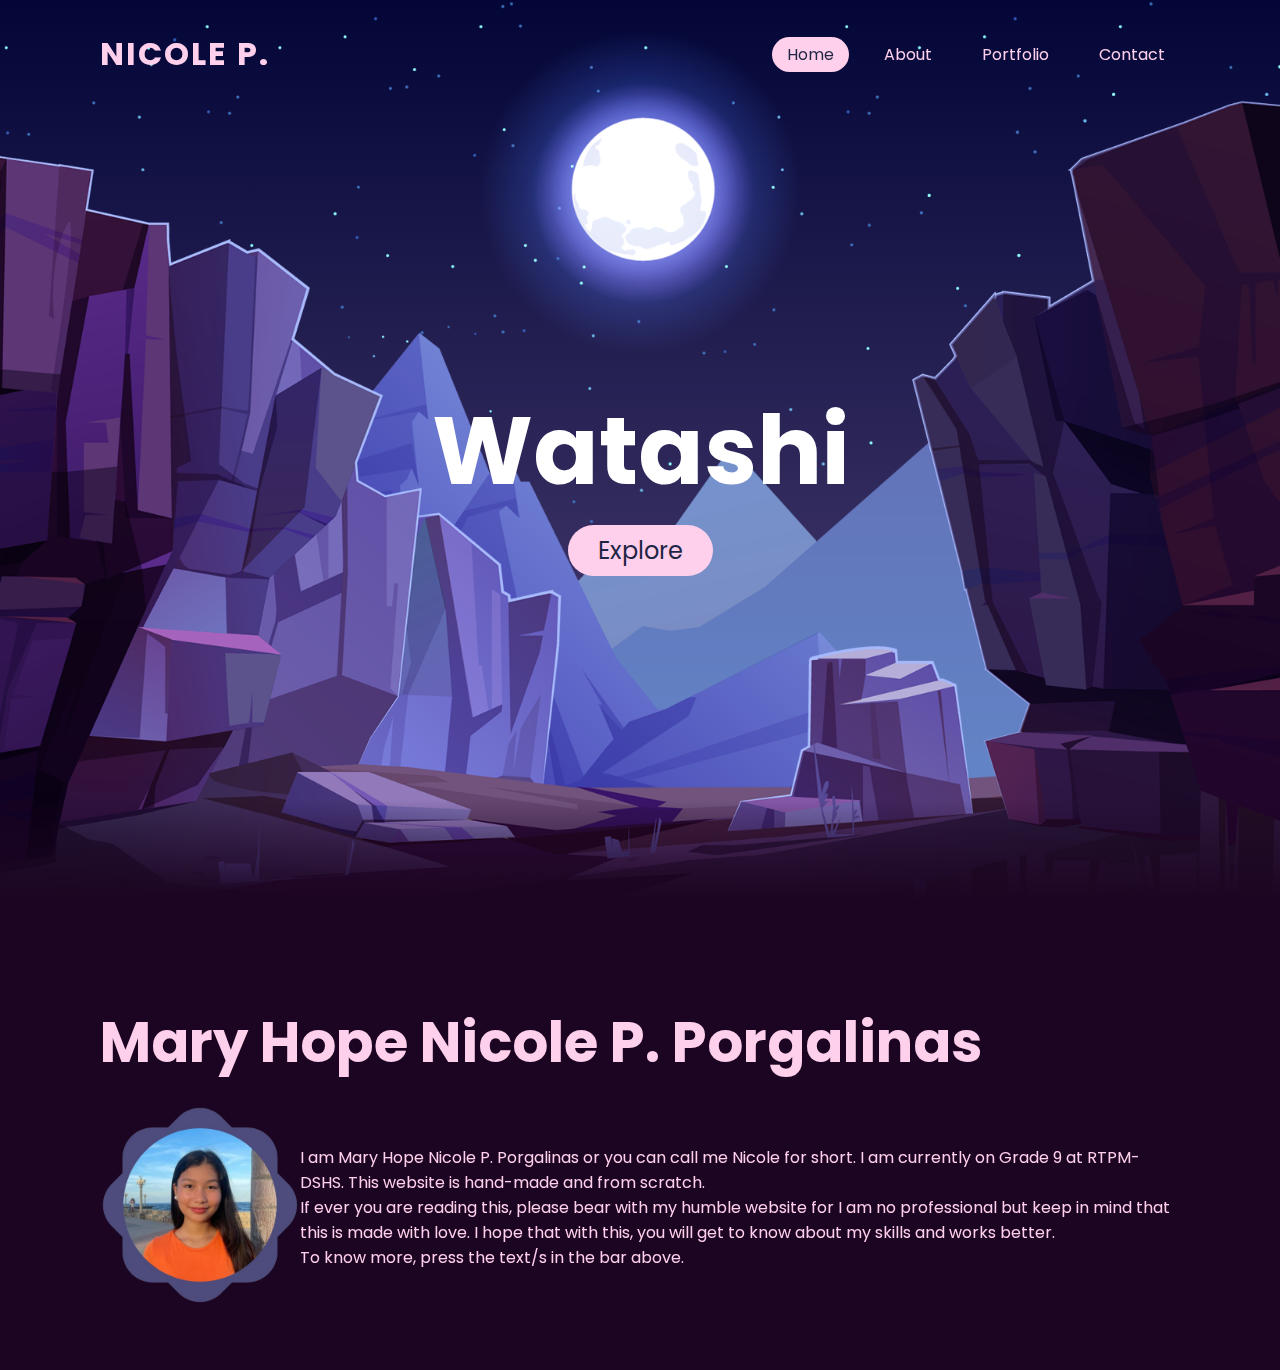
<file: index.html>
<!doctype html>
<html>
    <head>
        <title> Watashi </title>
        <link rel="stylesheet"; type="text/css"; href="style.css">
        <link rel="preconnect" href="https://fonts.googleapis.com">
<link rel="preconnect" href="https://fonts.gstatic.com" crossorigin>
<link href="https://fonts.googleapis.com/css2?family=Poppins:ital,wght@0,100;0,200;0,300;0,400;0,500;0,600;0,700;0,800;0,900;1,100;1,200;1,300;1,400;1,500;1,600;1,700;1,800;1,900&display=swap" rel="stylesheet">
    </head>
    <body>
        <header>
            <a href="#" class="logo">Nicole P.</a>
            <ul>
                <li><a href="#" class="active">Home</a></li>
                <li><a href="About.html">About</a></li>
                <li><a href="Portfolio.html">Portfolio</a></li>
                <li><a href="Contacts.html">Contact</a></li>
            </ul>
        </header>
        <section>
            <img src="stars.png" id="stars">
            <img src="moon.png" id="moon">
            <img src="mountains_behind.png" id="mntsbhnd">
            <h1 id="text"> Watashi</h1>
            <a href="#sec" id="btn">Explore</a>
            <img src="mountains_front.png" id="mntsfrnt">
        </section>
        <div class="sec" id="sec">
            <h2>Mary Hope Nicole P. Porgalinas</h2>
            <img class="img_prf"; src="profile.png">
            <p> <br><br>I am Mary Hope Nicole P. Porgalinas or you can call me Nicole for short. I am currently on Grade 9 at RTPM-DSHS. This website is hand-made and from scratch.<br>
            If ever you are reading this, please bear with my humble website for I am no professional but keep in mind that this is made with love. I hope that with this, you will get to know about my skills and works better.
        <br> To know more, press the text/s in the bar above.</p>
            
        </div>

        <script>
            let stars = document.getElementById('stars');
            let moon = document.getElementById('moon');
            let mountains_behind = document.getElementById('mountains_behind');
            let text = document.getElementById('text');
            let btn = document.getElementById('btn');
            let mountains_front = document.getElementById('mountains_front');

            let header = document.querySelector('header');
            window.addEventListener('scroll', function(){
                let value = window.scrollY;
                stars.style.left = value * 0.25 + 'px';
                moon.style.top = value * 1.05 + 'px';
                mountains_behind.style.top = value * 0.5 + 'px';
                mountains_front.style.top = value * 0 + 'px';
                text.style.marginRight = value * 4 + 'px';
                text.style.marginTop = value * 1.5 + 'px';
                btn.style.marginTop = value * 1.5 + 'px';
                header.style.top = value * 0.5 + 'px';
            })
        </script>
    </body>
</html>
</file>
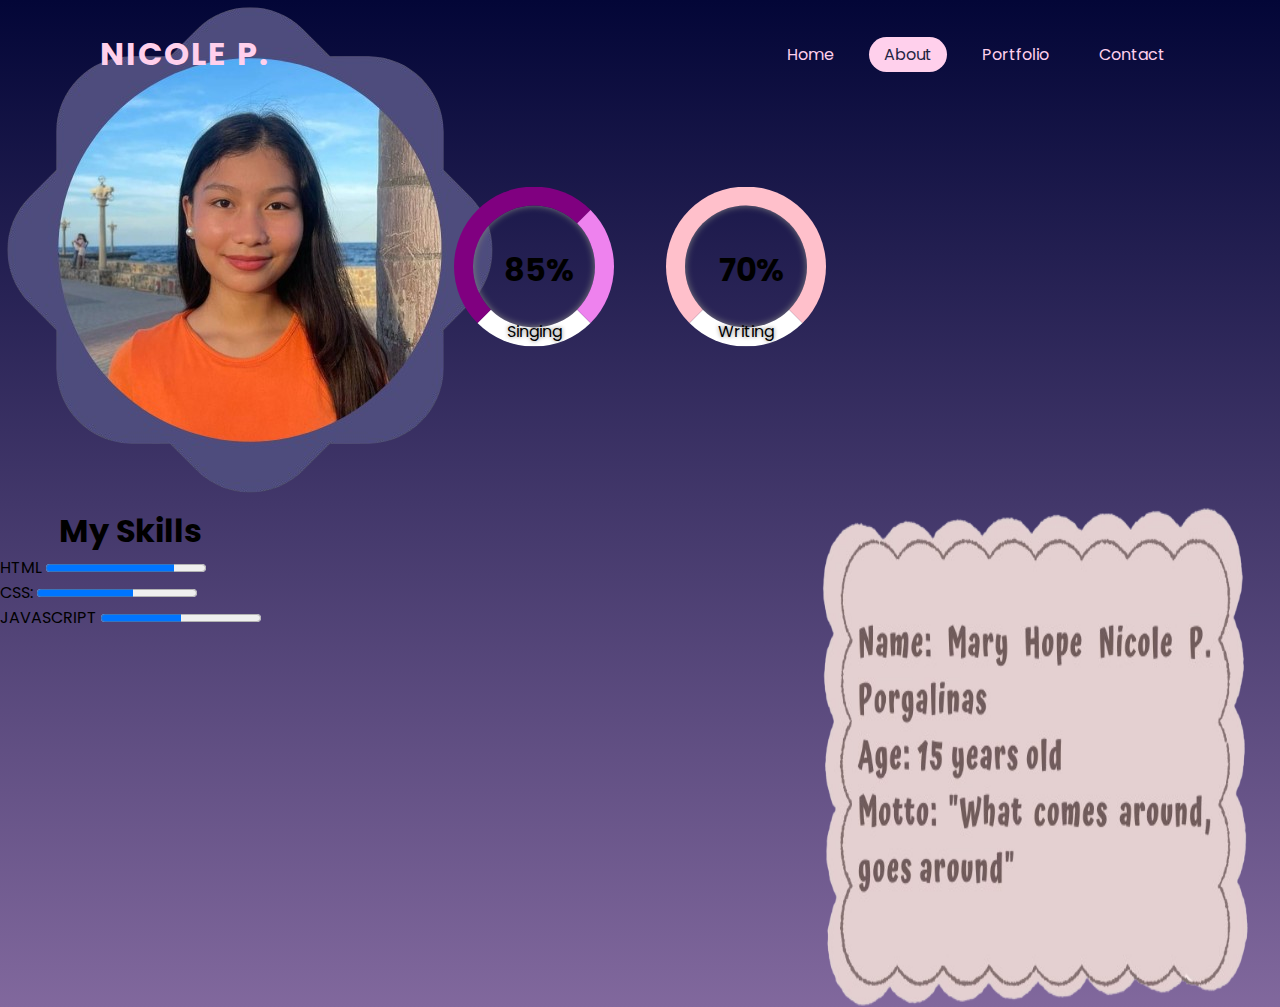
<file: About.html>
<!doctype html>
<html>
    <head>
        <title> Watashi </title>
        <link rel="stylesheet"; type="text/css"; href="style.css">
        <link rel="preconnect" href="https://fonts.googleapis.com">
<link rel="preconnect" href="https://fonts.gstatic.com" crossorigin>
<link href="https://fonts.googleapis.com/css2?family=Poppins:ital,wght@0,100;0,200;0,300;0,400;0,500;0,600;0,700;0,800;0,900;1,100;1,200;1,300;1,400;1,500;1,600;1,700;1,800;1,900&display=swap" rel="stylesheet">
        <meta charset="UTF-8">
	<meta http-equiv="X-UA-Compatible"
		content="IE=edge">
	<meta name="viewport"
		content="width=device-width, initial-scale=1.0">
    </head>
    <body>
        <header>
            <a href="index.html" class="logo">Nicole P.</a>
            <ul>
                <li><a href="index.html">Home</a></li>
                <li><a href="#" class="active">About</a></li>
                <li><a href="Portfolio.html">Portfolio</a></li>
                <li><a href="Contacts.html">Contact</a></li>
            </ul>
        </header>
        <div class="image_prof">
        <img src="profile.png"> </div>
        <img class="sticker"; src="sticker.png">
	<div class="container">
		<div class="ui-widgets">
			<div class="ui-values">85%</div>
			<div class="ui-labels">Singing</div>
		</div>

		<div class="ui-widgets">
			<div class="ui-values">70%</div>
			<div class="ui-labels">Writing</div>
		</div>
	</div>

    <div class="progress">
    <h1>My Skills</h1>
    <ul>
      <li>
        <!-- HTML5 -->
        <label for="HTML">HTML</label>
        <progress max="100" value="80"></progress>
      </li>
      <li>
        <!-- CSS3 -->
        <label for="CSS">CSS:</label>
        <progress max="100" value="60"></progress>
      </li>
      <li>
        <label for="JAVASCRIPT">JAVASCRIPT</label>
        <progress max="100" value="50">hello</progress>
      </li>
    </ul>
    </div>
  </body>
</html>
</file>
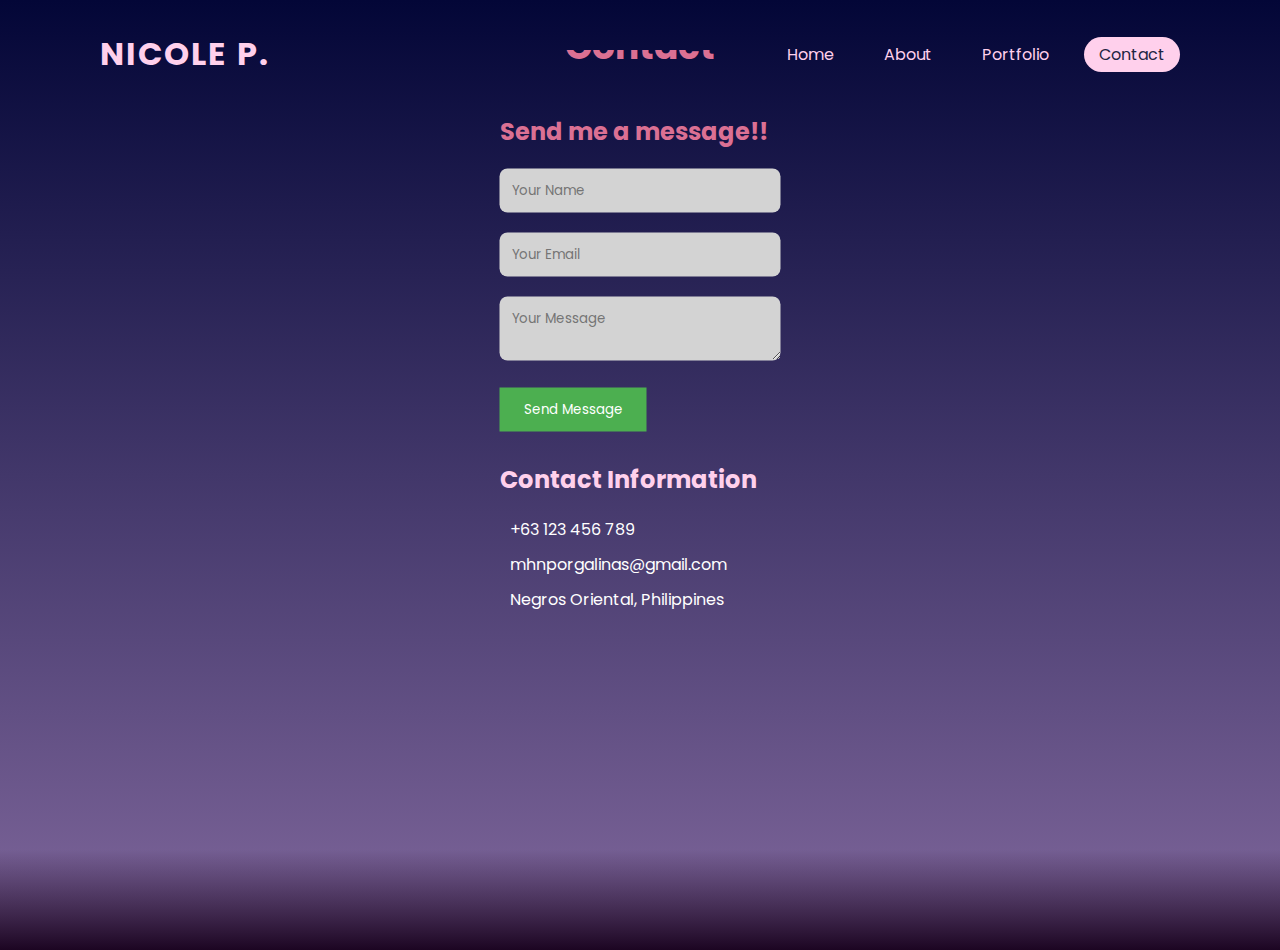
<file: Contacts.html>
<!doctype html>
<html>
    <head>
        <title> Watashi </title>
        <link rel="stylesheet"; type="text/css"; href="style.css">
        <link rel="stylesheet" href="https://fonts.googleapis.com/css2?family=Poppins:ital,wght@0,100;0,200;0,300;0,400;0,500;0,600;0,700;0,800;0,900;1,100;1,200;1,300;1,400;1,500;1,600;1,700;1,800;1,900&display=swap" rel="stylesheet">
    </head>
    <body>
        <header>
            <a href="#" class="logo">NICOLE P.</a>
            <ul>
                <li><a href="index.html">Home</a></li>
                <li><a href="About.html">About</a></li>
                <li><a href="Portfolio.html">Portfolio</a></li>
                <li><a href="#" class="active">Contact</a></li>
            </ul>
        </header>
        <br> <br>
    <section class="contact">
        <div class="container">
            <h2>Contact</h2>
            <div class="contact-wrapper">
                <div class="contact-form">
                    <h3>Send me a message!!</h3>
                    <form>
                        <div class="form-group">
                            <input type="name" name="name" placeholder="Your Name">
                        </div>
                        <div class="form-group">
                            <input type="email" name="email" placeholder="Your Email">
                        </div>
                        <div class="form-group">
                            <textarea name="message" placeholder="Your Message"></textarea>
                        </div>
                        <button type="submit">Send Message</button>
                    </form>
                </div>
                <div class="contact-info">
                    <h3>Contact Information</h3>
                    <p><i class="fas fa-phone"></i>+63 123 456 789</p>
                    <p><i class="fas fa-envelope"></i>mhnporgalinas@gmail.com</p>
                    <p><i class="fas fa-map-marker-alt"></i>Negros Oriental, Philippines</p>
                </div>
            </div>
        </div>
    </section>
</file>
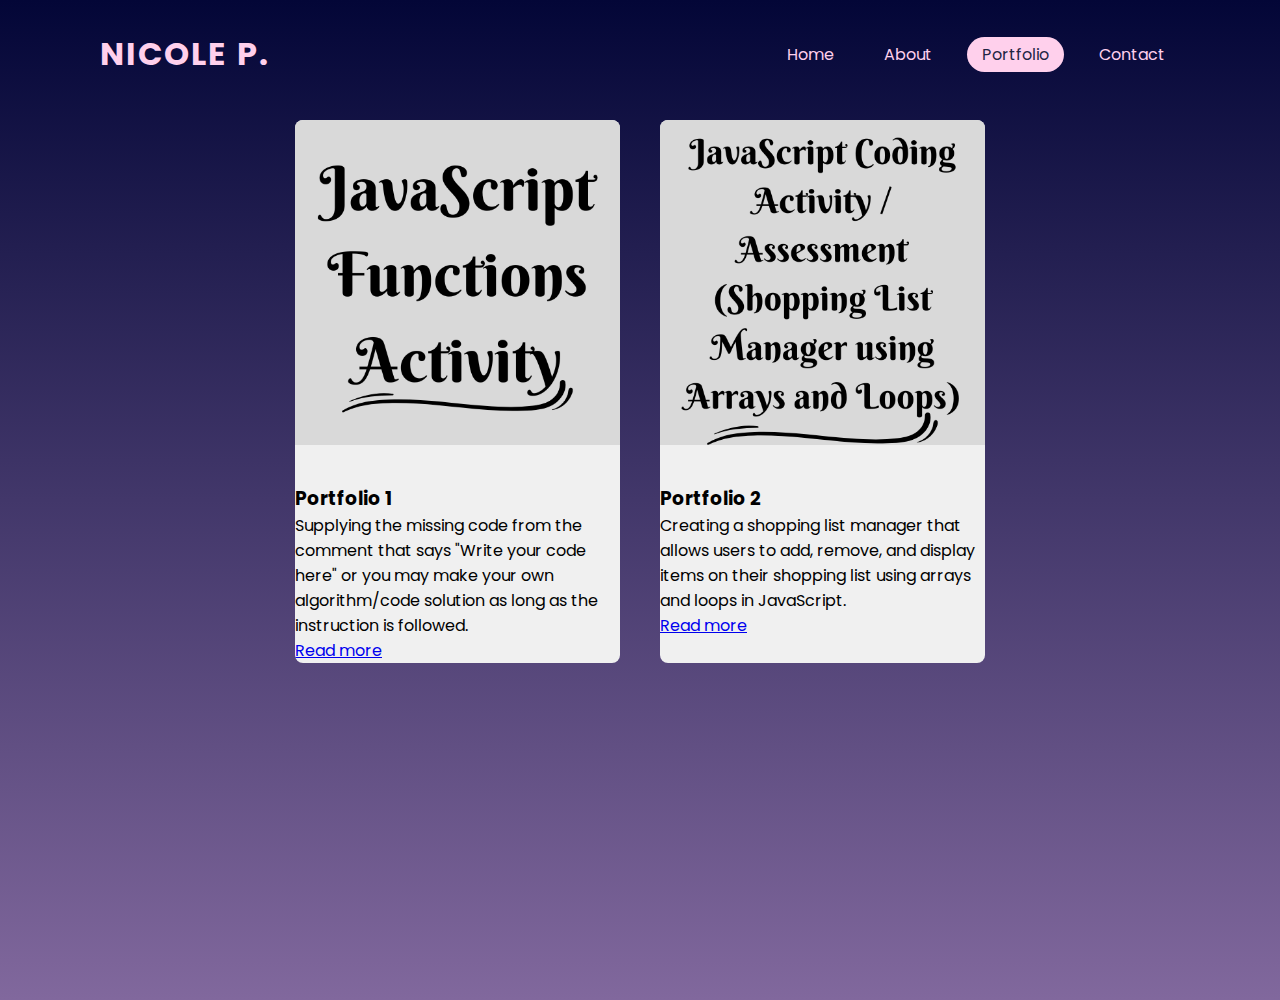
<file: Portfolio.html>
<!doctype html>
<html>
    <head>
        <title> Watashi </title>
        <link rel="stylesheet"; type="text/css"; href="style.css">
        <link rel="preconnect" href="https://fonts.googleapis.com">
<link rel="preconnect" href="https://fonts.gstatic.com" crossorigin>
<link href="https://fonts.googleapis.com/css2?family=Poppins:ital,wght@0,100;0,200;0,300;0,400;0,500;0,600;0,700;0,800;0,900;1,100;1,200;1,300;1,400;1,500;1,600;1,700;1,800;1,900&display=swap" rel="stylesheet">
    </head>
    <body>
        <header>
            <a href="index.html" class="logo">Nicole P.</a>
            <ul>
                <li><a href="index.html">Home</a></li>
                <li><a href="About.html">About</a></li>
                <li><a href="#"class="active">Portfolio</a></li>
                <li><a href="Contacts.html">Contact</a></li>
            </ul>
        </header>
<div class="card-container">
    <div class="card">
        <img src="Card1.png">
        <div class="card-content"></div>
        <h3> Portfolio 1 </h3>
        <p>Supplying the missing code from the comment that says "Write your code here" or you may make your own algorithm/code solution as long as the instruction is followed.</p>
        <a href="function.png" class="btn2">Read more</a> </div>
    <div class="card">
        <img src="Card2.png">
        <div class="card-content"></div>
        <h3> Portfolio 2 </h3>
        <p>Creating a shopping list manager that allows users to add, remove, and display items on their shopping list using arrays and loops in JavaScript.</p>
        <a href="arraysAndLoops.js" class="btn2">Read more</a>
    </div>
</div>
</file>
<file: style.css>
*
 {
    margin: 0;
    padding: 0;
    box-sizing: border-box;
    font-family:  'Poppins';
    scroll-behavior: smooth;
 }
 body
 {
  min-height: 100vh;
  overflow-x: hidden;
  background: linear-gradient(#030637, #81689D);
 }
 header
 {
   position: absolute;
   top: 0;
   left: 0;
   width: 100%;
   padding: 30px 100px;
   display: flex;
   justify-content: space-between;
   align-items: center;
   z-index: 10000;
 }
 header .logo
 {
   color: #FFD0EC;
   font-weight: 700;
   text-decoration: none;
   font-size: 2em;
   text-transform: uppercase;
   letter-spacing: 2px;
 }
 header ul
 {
   display: flex;
   justify-content: center;
   align-items: center;
 }
 header ul li
 {
   list-style: none;
   margin-left: 20px;
 }
 header ul li a
 {
   text-decoration: none;
   padding: 6px 15px;
   color: #FFD0EC;
   border-radius: 20px;
 }
 header ul li a:hover,
 header ul li a.active
 {
   background:#FFD0EC ;
   color: #1F2544;
 }
section
{
   position: relative;
   width: 100%;
   height: 100vh;
   padding: 100px;
   display: flex;
   justify-content: center;
   align-items: center;
   overflow: hidden;
}
section::before
{
  content: '';
  position: absolute;
  bottom: 0;
  width:100%;
  height: 100px;
  background: linear-gradient(to top,#1c0522,transparent);
  z-index: 1000;
}
section img
{
   position: absolute;
   top: 0;
   left: 0;
   width: 100%;
   height: 100%;
   object-fit: cover;
   pointer-events: none;
}
section img#moon
{
   mix-blend-mode: screen;
}
section img#mountain_front
{
  z-index: 10;
}
#text
{
 position: absolute;  
 color: #fff;
 white-space: nowrap;
 font-size: 7.5vw;
 z-index: 9;
}
#btn
{
  text-decoration: none;
  display: inline-block;
  padding: 8px 30px;
  border-radius: 40px;
  background: #FFD0EC;
  color: #1F2544;
  font-size: 1.5em;
  z-index: 9;
  transform: translateY(100px);
}
.sec
{
  position: relative;
  padding: 100px;
  background: #1c0522;
}
.sec h2
{
  font-size: 3.5em;
  margin-bottom: 10px;
  color: #FFD0EC;
}
.img_prf
{
  width: 200x;
  height: 200px;
  border-radius: 50px;
  float: left;
}
.sec p
{
  font-size: 1em;
  color: #FFD0EC;
}
.conatainer
{
  position: relative;
  width: 100%;
  height: 100vh;
  background: #030637;
  display: flex;
  justify-content: center;
  align-items: center; 
}
.item
{
  width: 100%;
  height: 550px;
  max-width: 820px;
  background: #fff;
  border-radius: 20px;
  box-shadow: 0 0 20px 10px rgba(0,0,0,.4);
  overflow: hidden;
  grid-template-columns: repeat(2, lfr);
  display: grid;
  z-index: 1000;
}
.first-text
{
  padding-top: 50px;
  font-size: 35px;
  color: purple;
  text-align: center;
}
#contact
{
  width: 100%;
  height:100%;
  border-radius: 0%;
}
.img_prf
{
  margin-top: 10px;
}
/* Apply css properties to h1 element */
h1 {
  text-align: center;
}

/* Create a container using CSS properties */
.container {
  top: 30%;
  left: 50%;
  position: absolute;
  text-align: center;
  transform: translate(-50%, -50%);
}

/* Apply CSS properties to ui-widgets class */
.ui-widgets {
  position: relative;
  display: inline-block;
  width: 10rem;
  height: 10rem;
  border-radius: 9rem;
  margin: 1.5rem;
  border: 1.2rem solid palegreen;
  box-shadow: inset 0 0 7px grey;
  border-left-color: purple;
  border-top-color: purple;
  border-right-color: violet;
  border-bottom-color: white;
  text-align: center;
  box-sizing: border-box;
}

/* Apply css properties to the second 
  child of ui-widgets class */
.ui-widgets:nth-child(2) {
  border-top-color: pink;
  border-right-color: pink;
  border-left-color: pink;
  border-bottom-color: white;
}

/* Apply css properties to ui-widgets class 
  and ui-values class*/
.ui-widgets .ui-values {
  top: 40px;
  position: absolute;
  left: 10px;
  right: 0;
  font-weight: 700;
  font-size: 2.0rem;

}

/* Apply css properties to ui-widgets 
  class and ui-labels class*/
.ui-widgets .ui-labels {

  left: 0;
  bottom: -16px;
  text-shadow: 0 0 4px grey;
  color: black;
  position: absolute;
  width: 100%;
  font-size: 16px;
}
.progress
{
  position: absolute;
}
.sticker
{
  width: 500px;
  height: 500px;
  float: right;
}
.contact
{
  color: white;
  min-height:100vh;
  padding: 50px;
  text-align: center;
}
.container
{
max-width: 800px;
margin: 0 auto;
}
.container h2
{
  font-size: 36px;
  margin-bottom: 40px;
  color: palevioletred;
}
.contact-wrapper
{
  display: grid;
  grid-template-columns: repeat(2,lfr);
  grid-gap: 30px
}
.contact-form
{
  text-align: left;
}
.contact-form h3
{
font-size: 24px;
margin-bottom: 20px;
color: palevioletred;
}
.form-group
{
  margin-bottom: 20px;
}
input, textarea
{
  width: 100%;
  padding: 12px;
  border-radius: 8px;
  border: none;
  background-color: lightgray;
  color: navy;
}
input:focus,
textarea:focus{
  outline: none;
  box-shadow: 0 0 8px #bbb;
}
button
{
display: inline-block;
padding:12px 24px;
background-color: #4caf50;
color:white;
border: none;
cursor: pointer;
transition: 0.3s ease;
}
button:hover{
background-color: aqua;
}
.contact-info
{
  text-align: left;
}
.contact-info h3{
  font-size: 24px;
  margin-bottom: 20px;
  color: #FFD0EC;
}
.contact-info p{
  margin-bottom: 10px;
  color:white;
}
.contact-info i{
  color:#4caf50;
  margin-right: 10px;
}
@media screen and (max-width: 768px){
  .container{
    padding:20px;
  }
  .contact-wrapper
{
  grid-template-columns: lfr;
}
}
.card-container{
  display: flex;
  justify-content: center;
  flex-wrap: wrap;
  margin-top: 100px;
}
.card{
  width: 325px;
  background-color:#f0f0f0;
  border-radius: 8px;
  overflow: hidden;
  box-shadow: 0px 2px 4px  rgba(0,0,0,0,2);
  margin: 20px;
}
.card img{
  width: 100%;
  height: auto;
}
.card-content{
  padding: 16px;
}
.card-content h3{
  font-size: 28px;
  margin-bottom: 8px;
}
.card-content p{
  color:#030637;
  font-size: 15px;
  line-height: 1.3;
}
.card-content .btn2{
  display: inline-block;
  padding: 8px 16px;
  background-color: #333;
  text-decoration: none;
  border-radius: 4px;
  margin-top: 16px;
  color: white;
}
</file>
